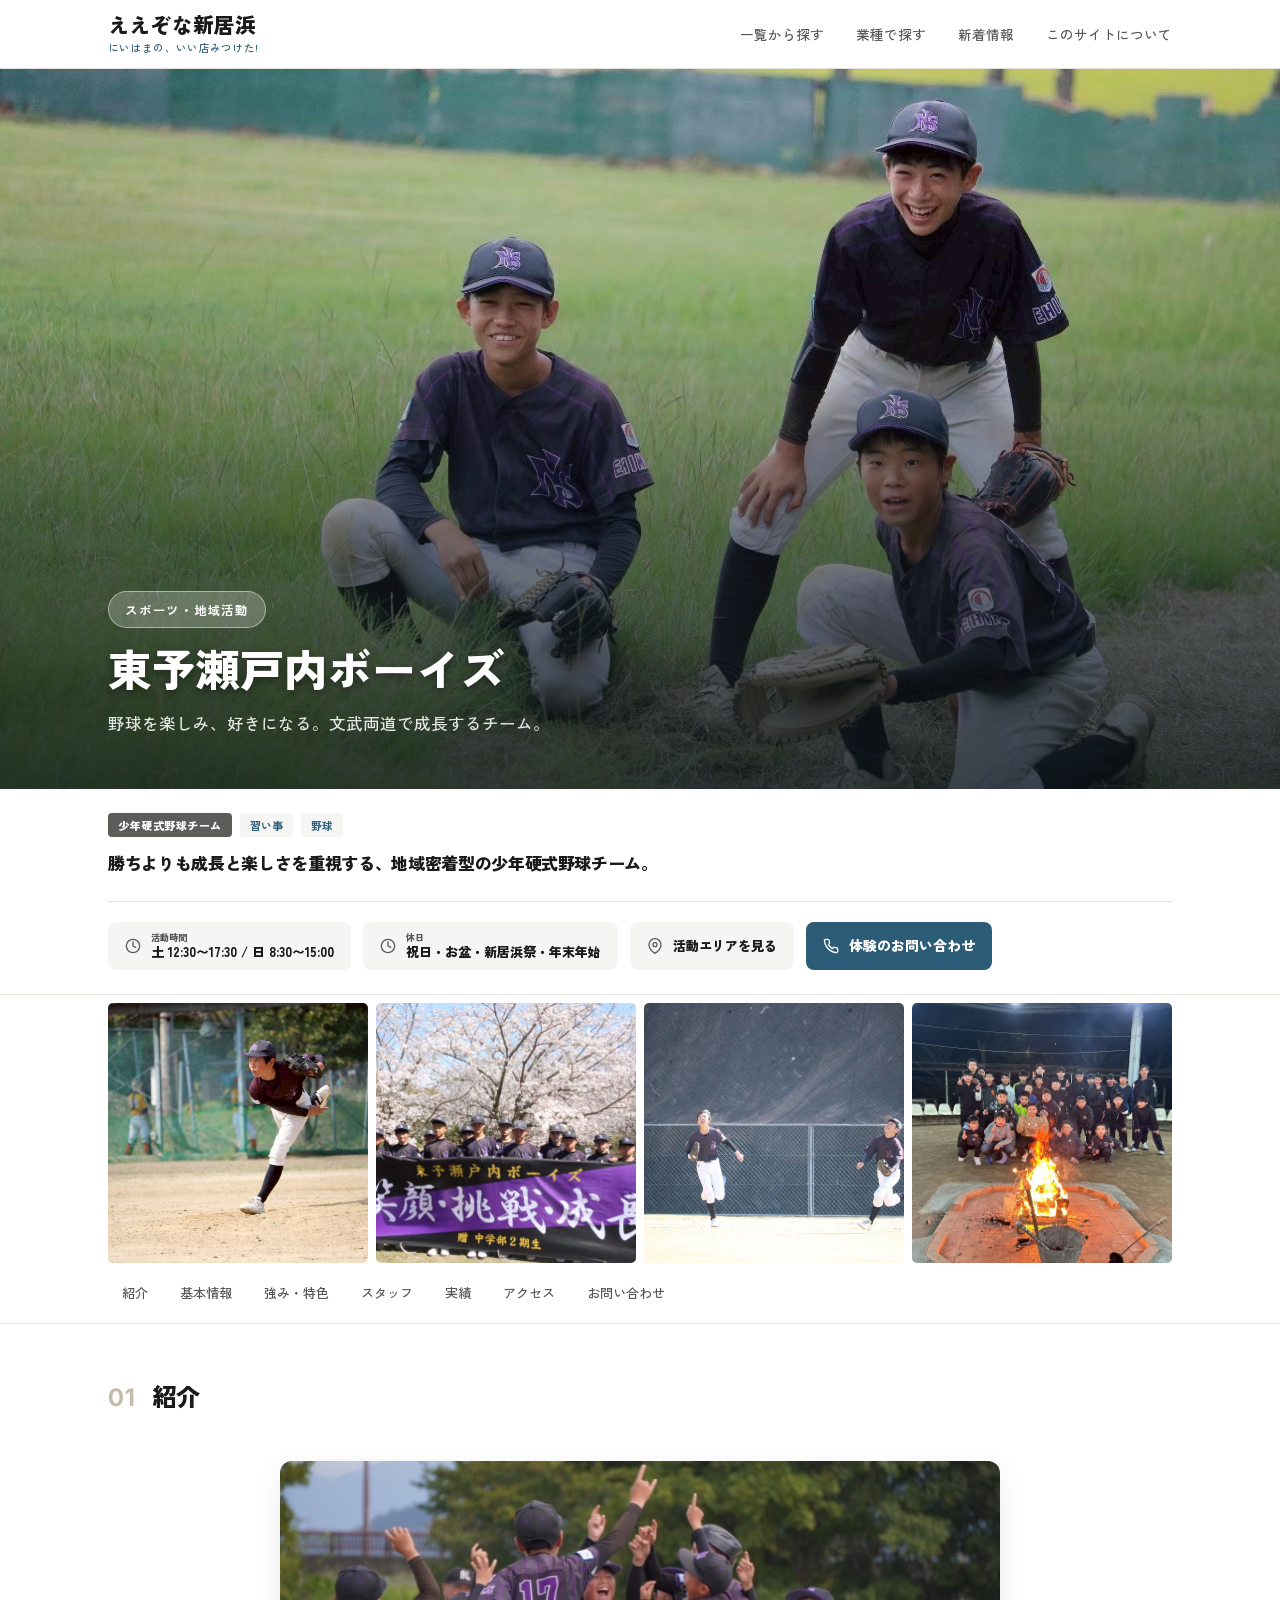
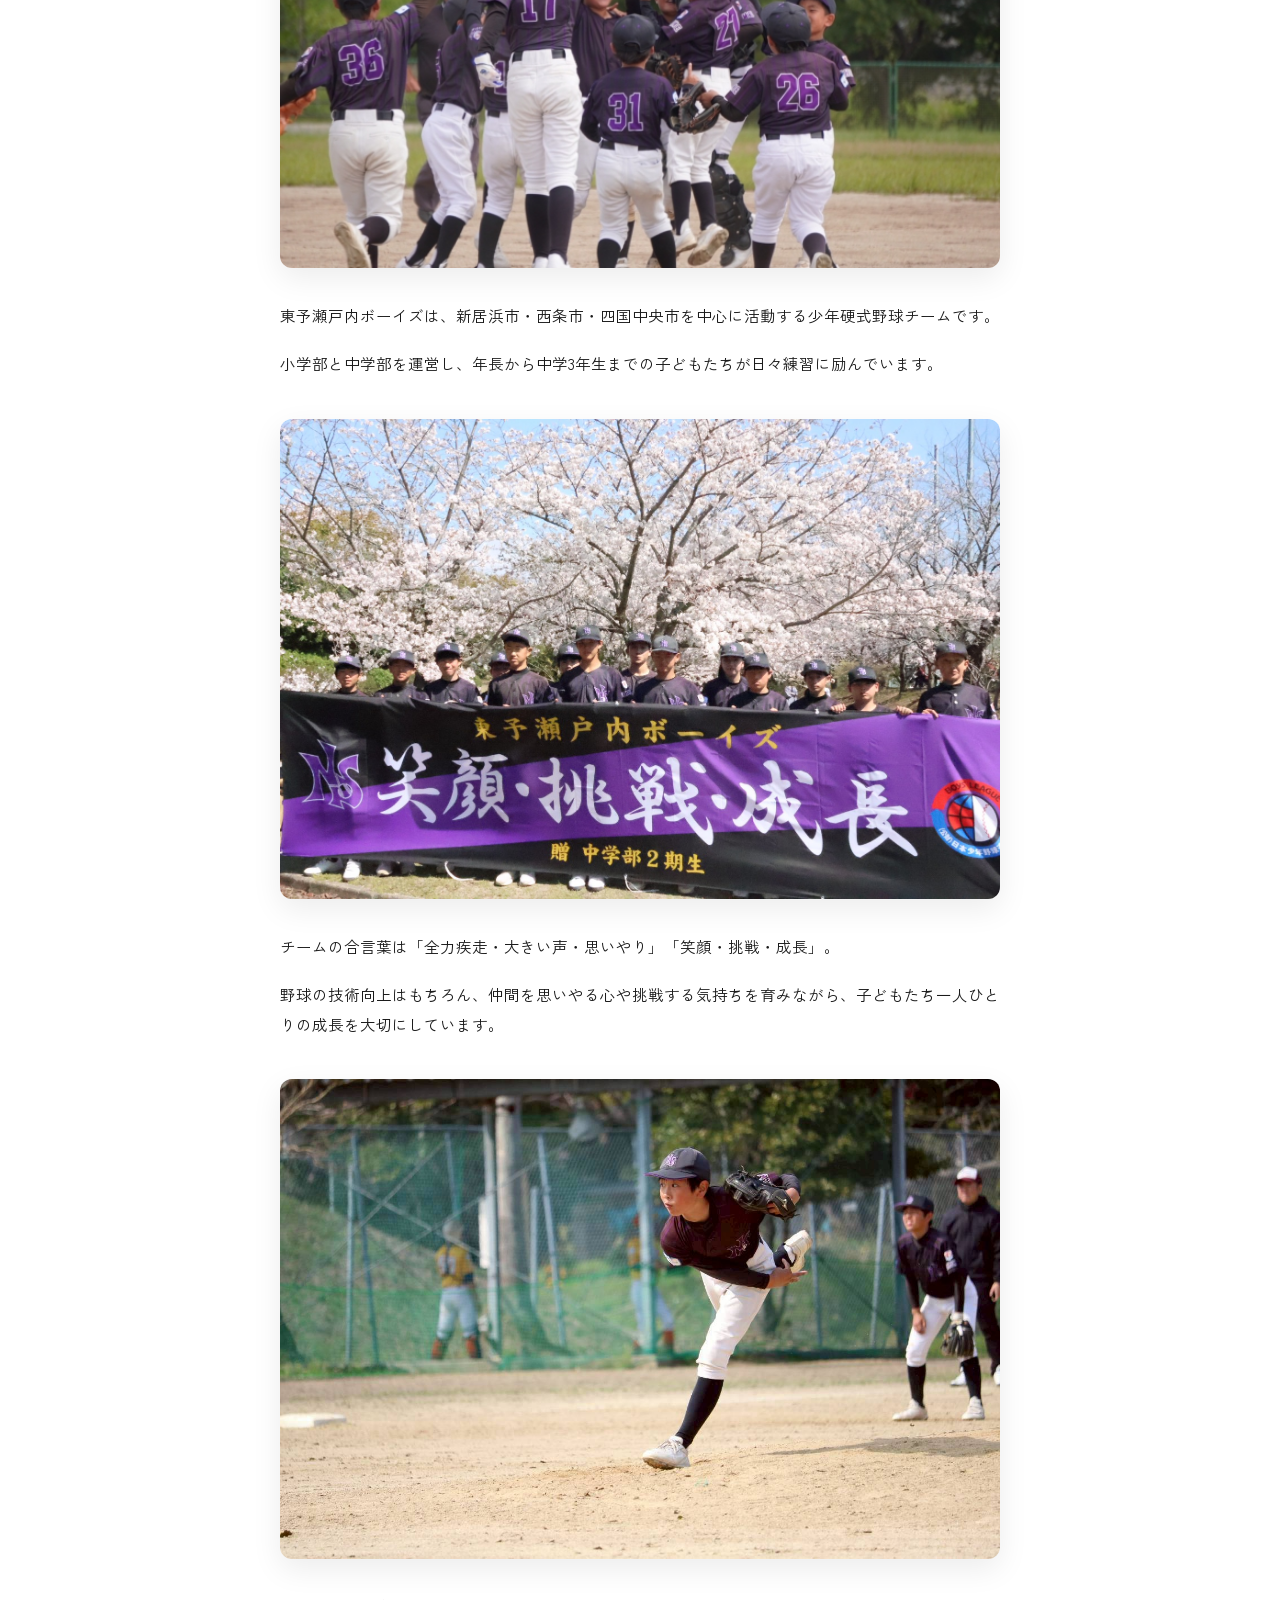
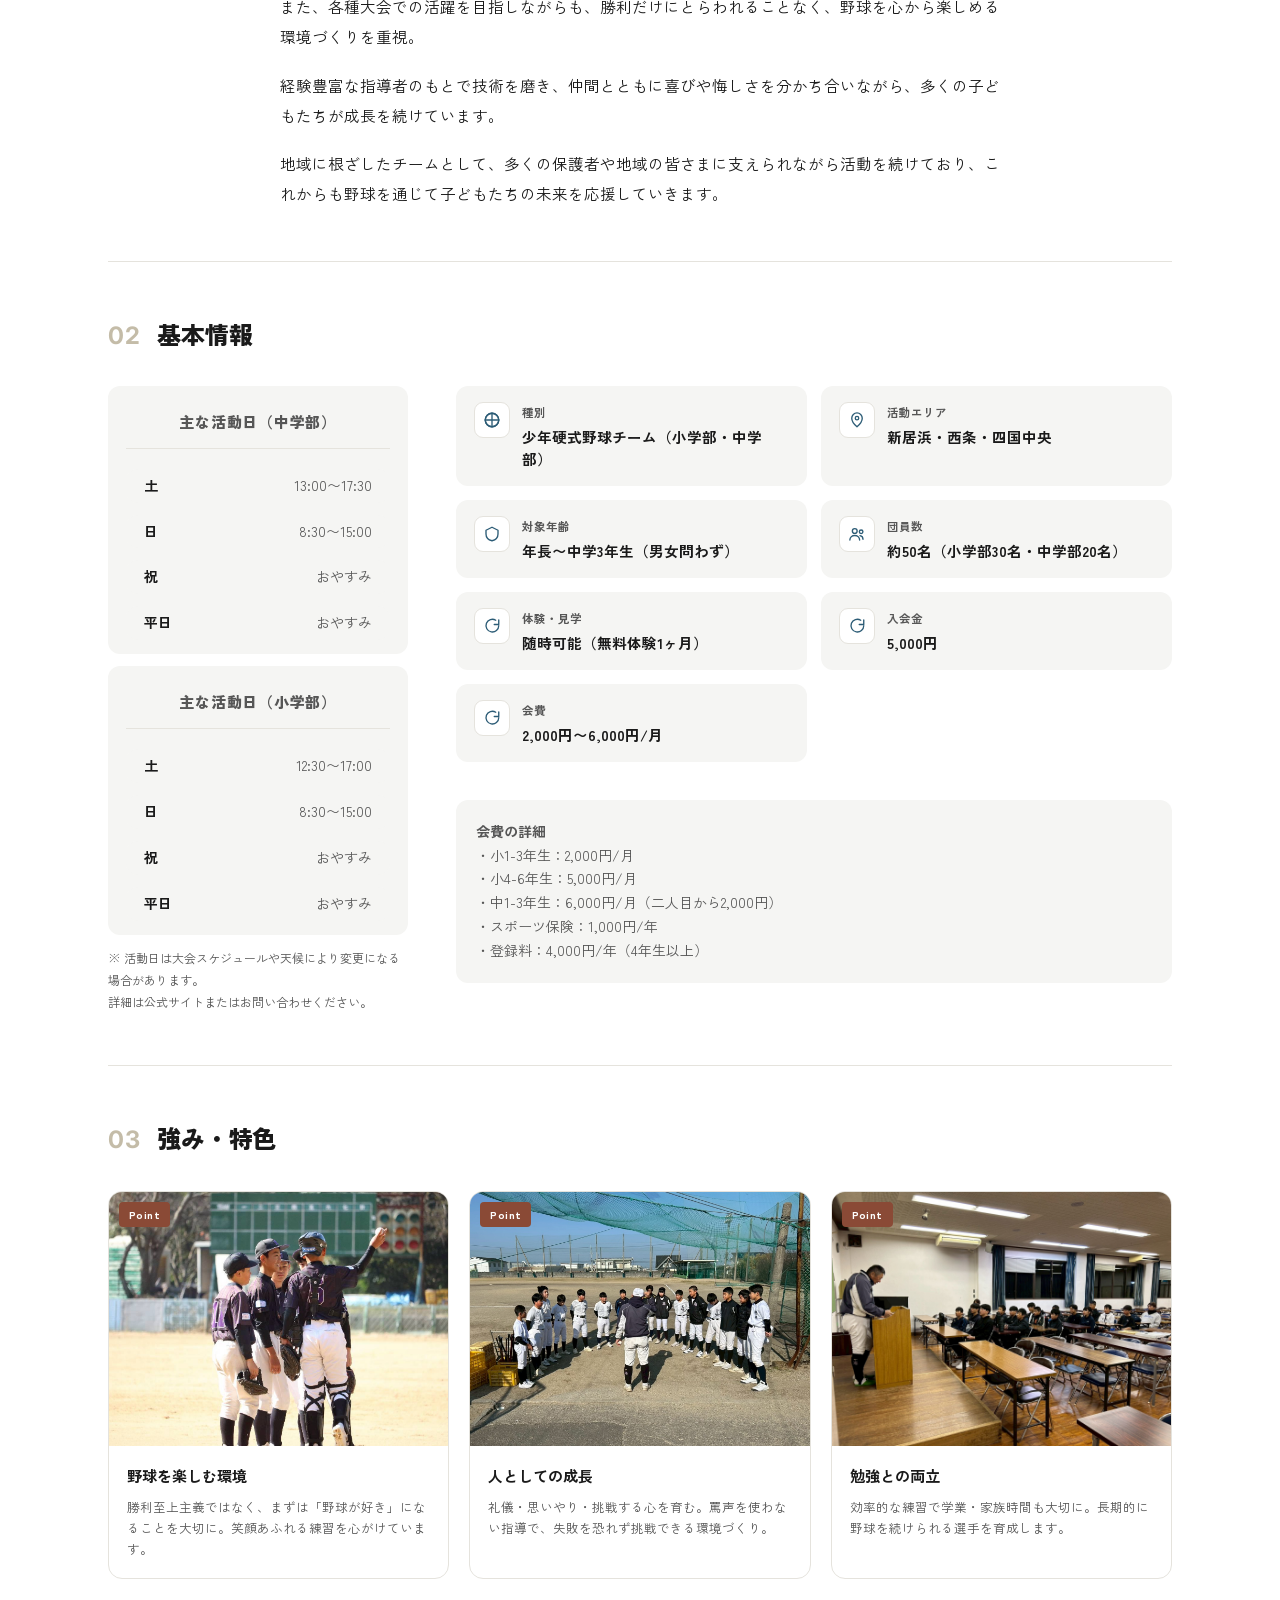
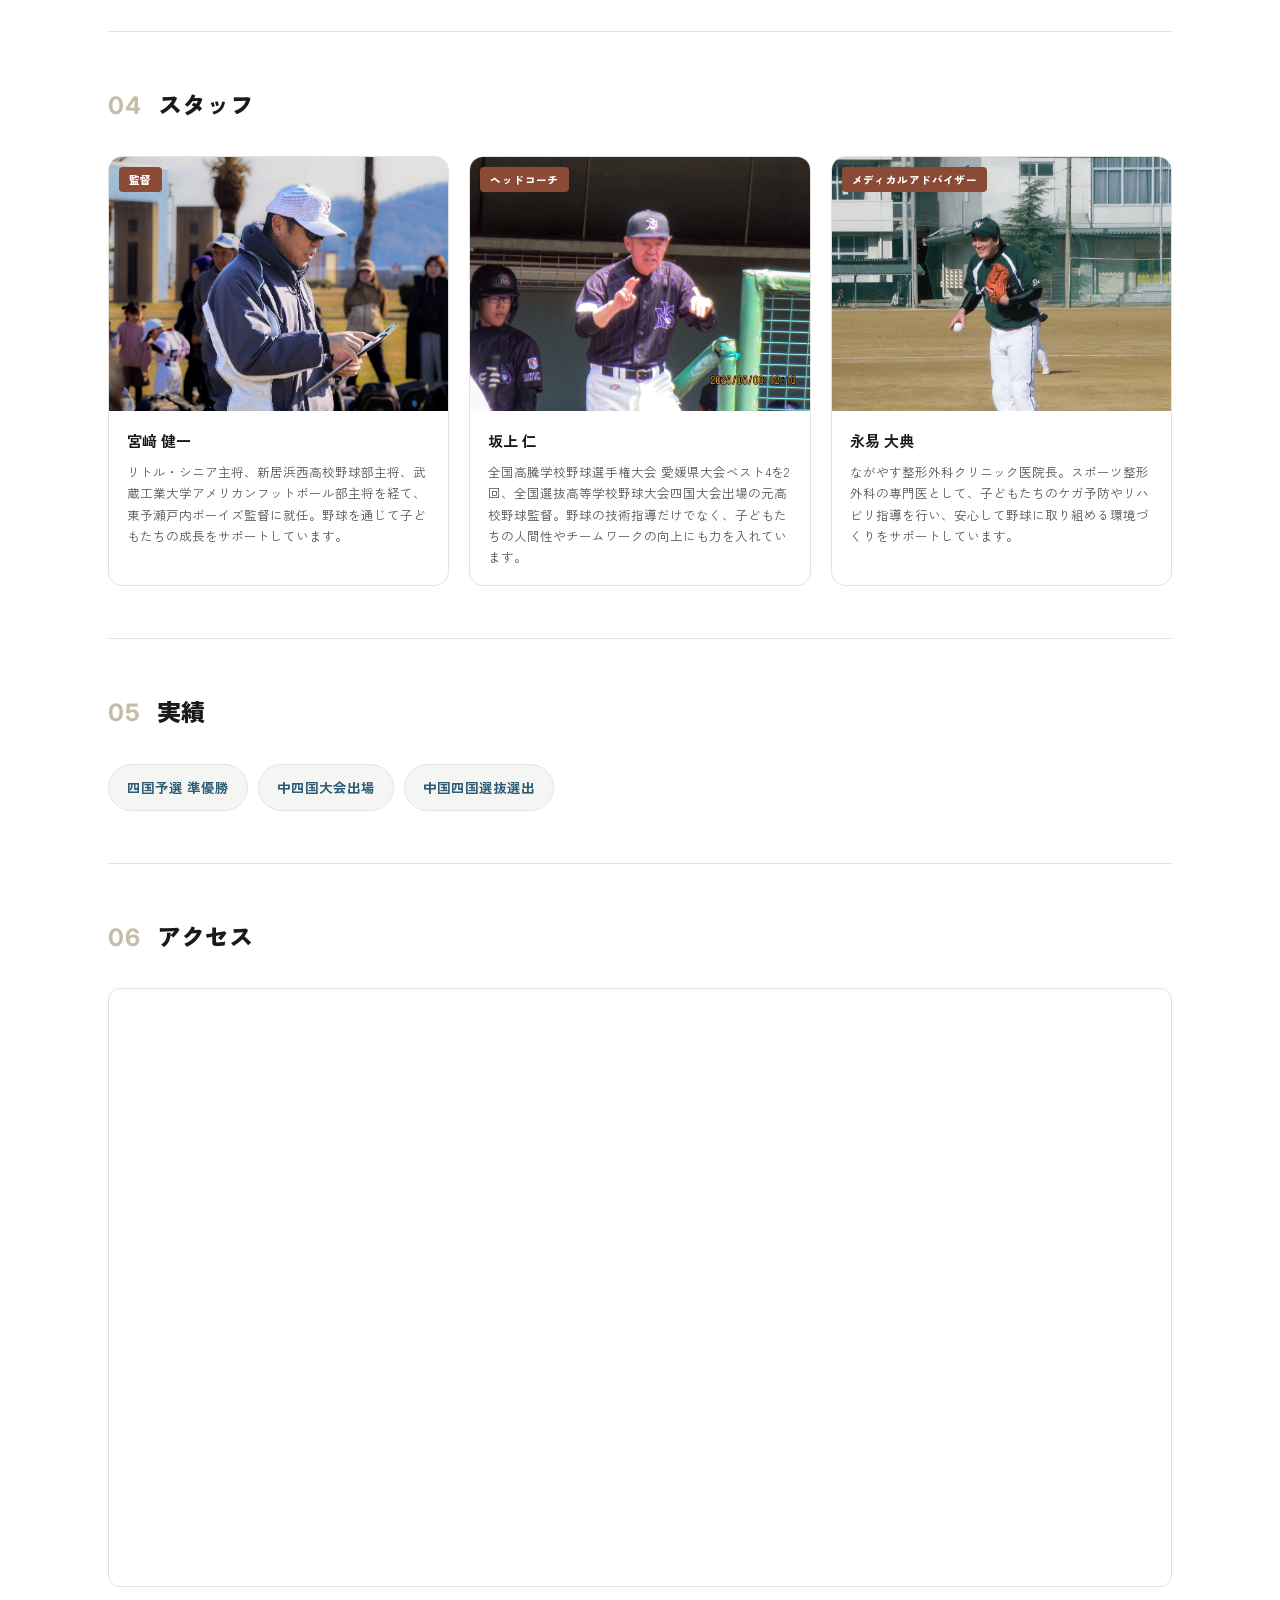
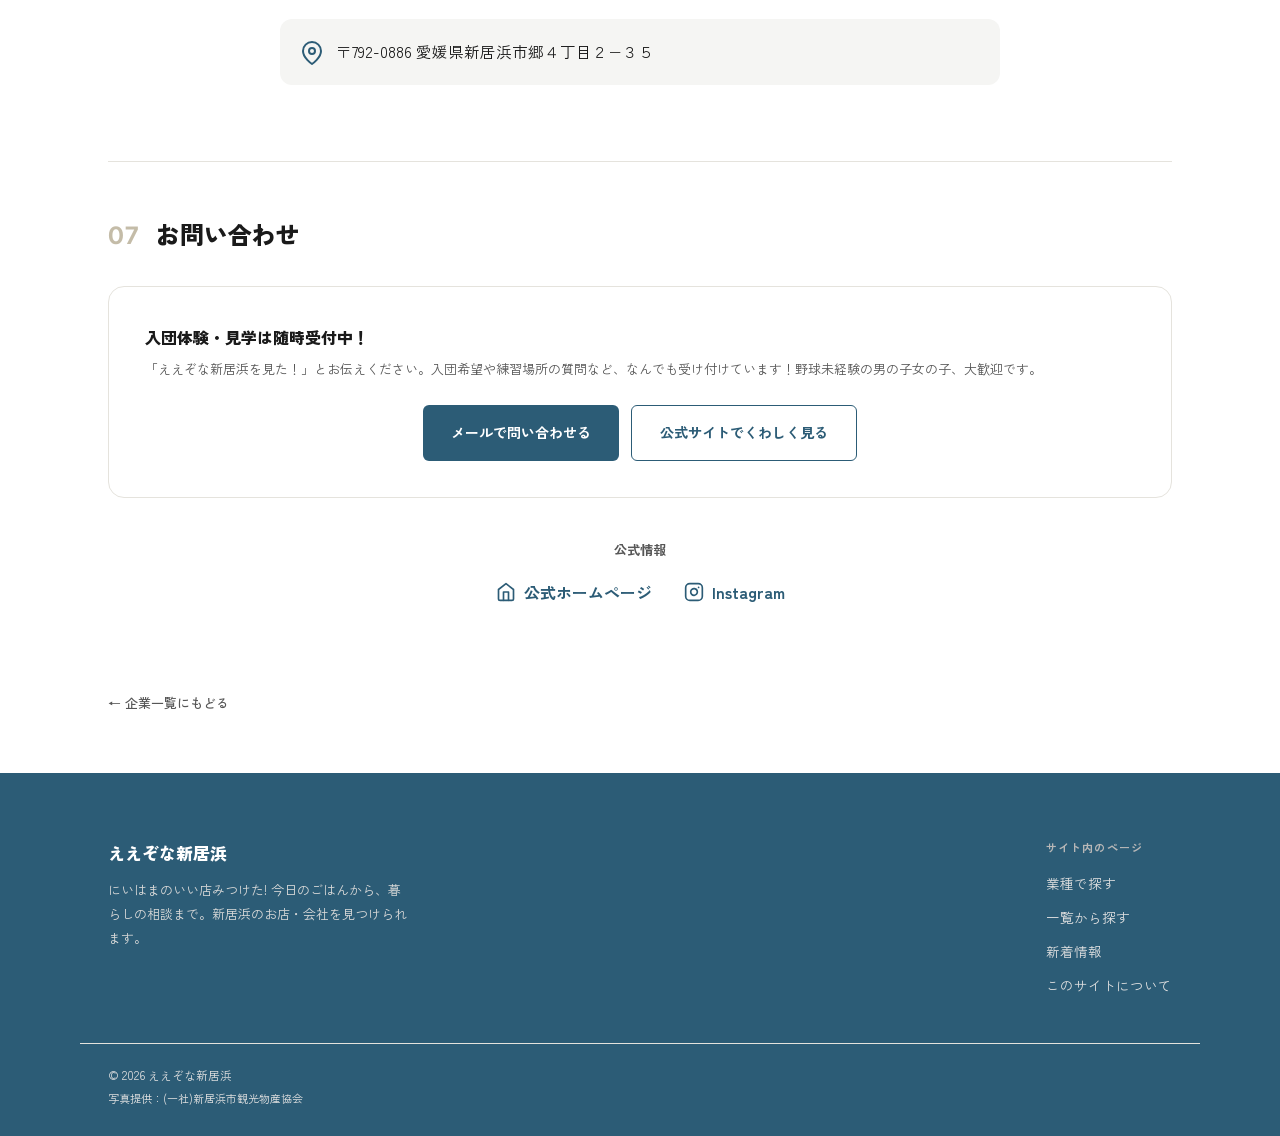
<file: companies/setouchi-boys/index.html>
<!doctype html>
<html lang="ja">
  <head>
    <meta charset="UTF-8" />
    <meta name="viewport" content="width=device-width, initial-scale=1.0" />
    <title>東予瀬戸内ボーイズ｜ええぞな新居浜</title>
    <meta
      name="description"
      content="新居浜・西条・四国中央を中心に活動する少年硬式野球チーム、東予瀬戸内ボーイズの紹介ページです。"
    />
    <link rel="stylesheet" href="../../assets/style.css" />
    <link rel="stylesheet" href="../../assets/company.css" />
  </head>
  <body>
    <header class="site-header" id="site-header"></header>
    <script>
      window.SITE_BASE = "../../";
    </script>
    <script src="../../assets/header.js"></script>

    <div class="company-eyecatch">
      <img
        src="../../images/companies/setouchi-boys/photo-1.jpg"
        alt="東予瀬戸内ボーイズ メインビジュアル"
        onerror="
          this.style.display = 'none';
          this.nextElementSibling.style.display = 'flex';
        "
      />
      <div class="placeholder" style="display: none">
        photo-1.jpg（アイキャッチ画像）未設置
      </div>
      <div class="company-eyecatch-overlay"></div>
      <div class="wrap company-eyecatch-text">
        <span class="company-tag">スポーツ・地域活動</span>
        <h1>東予瀬戸内ボーイズ</h1>
        <p class="catch">
          野球を楽しみ、好きになる。文武両道で成長するチーム。
        </p>
      </div>
    </div>

    <div class="company-intro-card">
      <div class="wrap">
        <div class="card-inner">
          <div class="card-meta">
            <span class="category-tag cat-general">少年硬式野球チーム</span>
            <span class="keyword-tag">習い事</span>
            <span class="keyword-tag">野球</span>
          </div>
          <p class="card-message">
            勝ちよりも成長と楽しさを重視する、地域密着型の少年硬式野球チーム。
          </p>

          <div class="card-action-bar">
            <div class="action-unit">
              <div class="action-icon">
                <svg
                  width="16"
                  height="16"
                  viewBox="0 0 24 24"
                  fill="none"
                  stroke="currentColor"
                  stroke-width="2"
                  stroke-linecap="round"
                  stroke-linejoin="round"
                >
                  <circle cx="12" cy="12" r="10" />
                  <polyline points="12 6 12 12 16 14" />
                </svg>
              </div>
              <div class="action-content">
                <span class="label">活動時間</span>
                <span class="value">土 12:30〜17:30 / 日 8:30〜15:00</span>
              </div>
            </div>
            <div class="action-unit">
              <div class="action-icon">
                <svg
                  width="16"
                  height="16"
                  viewBox="0 0 24 24"
                  fill="none"
                  stroke="currentColor"
                  stroke-width="2"
                  stroke-linecap="round"
                  stroke-linejoin="round"
                >
                  <circle cx="12" cy="12" r="10" />
                  <polyline points="12 6 12 12 16 14" />
                </svg>
              </div>
              <div class="action-content">
                <span class="label">休日</span>
                <span class="value">祝日・お盆・新居浜祭・年末年始</span>
              </div>
            </div>
            <a href="#info" class="action-unit link-style">
              <div class="action-icon">
                <svg
                  width="16"
                  height="16"
                  viewBox="0 0 24 24"
                  fill="none"
                  stroke="currentColor"
                  stroke-width="2"
                  stroke-linecap="round"
                  stroke-linejoin="round"
                >
                  <path d="M21 10c0 7-9 13-9 13s-9-6-9-13a9 9 0 0 1 18 0z" />
                  <circle cx="12" cy="10" r="3" />
                </svg>
              </div>
              <div class="action-content">
                <span class="value">活動エリアを見る</span>
              </div>
            </a>
            <a
              href="mailto:nsb@t-time.co.jp"
              class="action-unit link-style primary"
            >
              <div class="action-icon">
                <svg
                  width="16"
                  height="16"
                  viewBox="0 0 24 24"
                  fill="none"
                  stroke="currentColor"
                  stroke-width="2"
                  stroke-linecap="round"
                  stroke-linejoin="round"
                >
                  <path
                    d="M22 16.92v3a2 2 0 0 1-2.18 2 19.8 19.8 0 0 1-8.63-3.07 19.5 19.5 0 0 1-6-6 19.8 19.8 0 0 1-3.07-8.67A2 2 0 0 1 4.11 2h3a2 2 0 0 1 2 1.72c.12.9.33 1.79.63 2.65a2 2 0 0 1-.45 2.11L8.09 9.91a16 16 0 0 0 6 6l1.43-1.43a2 2 0 0 1 2.11-.45c.86.3 1.75.51 2.65.63A2 2 0 0 1 22 16.92z"
                  />
                </svg>
              </div>
              <div class="action-content">
                <span class="value">体験のお問い合わせ</span>
              </div>
            </a>
          </div>
        </div>
      </div>
    </div>

    <div class="wrap">
      <div class="company-subgallery">
        <div class="shot">
          <img
            src="../../images/companies/setouchi-boys/photo-2.jpg"
            alt="活動風景2"
            onerror="
              this.style.display = 'none';
              this.nextElementSibling.style.display = 'flex';
            "
          />
          <div class="placeholder" style="display: none">photo-2.jpg</div>
        </div>
        <div class="shot">
          <img
            src="../../images/companies/setouchi-boys/photo-3.jpg"
            alt="活動風景3"
            onerror="
              this.style.display = 'none';
              this.nextElementSibling.style.display = 'flex';
            "
          />
          <div class="placeholder" style="display: none">photo-3.jpg</div>
        </div>
        <div class="shot">
          <img
            src="../../images/companies/setouchi-boys/photo-4.jpg"
            alt="活動風景4"
            onerror="
              this.style.display = 'none';
              this.nextElementSibling.style.display = 'flex';
            "
          />
          <div class="placeholder" style="display: none">photo-4.jpg</div>
        </div>
        <div class="shot">
          <img
            src="../../images/companies/setouchi-boys/photo-5.jpg"
            alt="活動風景5"
            onerror="
              this.style.display = 'none';
              this.nextElementSibling.style.display = 'flex';
            "
          />
          <div class="placeholder" style="display: none">photo-5.jpg</div>
        </div>
      </div>
    </div>

    <nav class="company-anchor-nav">
      <div class="wrap">
        <a href="#about">紹介</a>
        <a href="#info">基本情報</a>
        <a href="#strength">強み・特色</a>
        <a href="#staff">スタッフ</a>
        <a href="#achievement">実績</a>
        <a href="#access">アクセス</a>
        <a href="#contact">お問い合わせ</a>
      </div>
    </nav>

    <main class="wrap">
      <!-- 01 紹介 -->
      <section class="company-section" id="about">
        <div class="section-heading">
          <span class="heading-num">01</span>
          <h2>紹介</h2>
        </div>

        <div class="company-body">
          <figure>
            <img
              src="../../images/companies/setouchi-boys/photo-6.jpg"
              alt="東予瀬戸内ボーイズの練習風景"
            />
          </figure>
          <p>
            東予瀬戸内ボーイズは、新居浜市・西条市・四国中央市を中心に活動する少年硬式野球チームです。
          </p>
          <p>
            小学部と中学部を運営し、年長から中学3年生までの子どもたちが日々練習に励んでいます。
          </p>
          <figure>
            <img
              src="../../images/companies/setouchi-boys/photo-3.jpg"
              alt="東予瀬戸内ボーイズの練習風景"
            />
          </figure>
          <p>
            チームの合言葉は「全力疾走・大きい声・思いやり」「笑顔・挑戦・成長」。
          </p>
          <p>
            野球の技術向上はもちろん、仲間を思いやる心や挑戦する気持ちを育みながら、子どもたち一人ひとりの成長を大切にしています。
          </p>
          <figure>
            <img
              src="../../images/companies/setouchi-boys/photo-2.jpg"
              alt="東予瀬戸内ボーイズの練習風景"
            />
          </figure>
          <p>
            また、各種大会での活躍を目指しながらも、勝利だけにとらわれることなく、野球を心から楽しめる環境づくりを重視。
          </p>
          <p>
            経験豊富な指導者のもとで技術を磨き、仲間とともに喜びや悔しさを分かち合いながら、多くの子どもたちが成長を続けています。
          </p>

          <p>
            地域に根ざしたチームとして、多くの保護者や地域の皆さまに支えられながら活動を続けており、これからも野球を通じて子どもたちの未来を応援していきます。
          </p>
        </div>
      </section>

      <!-- 02 基本情報 -->
      <section class="company-section" id="info">
        <div class="section-heading">
          <span class="heading-num">02</span>
          <h2>基本情報</h2>
        </div>

        <div class="visit-info">
          <div>
            <!-- 活動日程中学部 -->
            <div class="hours-list">
              <div class="hours-header">主な活動日（中学部）</div>

              <div class="hours-row">
                <div class="day">土</div>
                <div class="time">13:00〜17:30</div>
              </div>
              <div class="hours-row">
                <div class="day">日</div>
                <div class="time">8:30〜15:00</div>
              </div>
              <div class="hours-row">
                <div class="day">祝</div>
                <div class="time">おやすみ</div>
              </div>
              <div class="hours-row is-closed">
                <div class="day">平日</div>
                <div class="time">おやすみ</div>
              </div>
            </div>
            <p class="hours-disclaimer"></p>
            <!-- 活動日程小学部 -->
            <div class="hours-list">
              <div class="hours-header">主な活動日（小学部）</div>

              <div class="hours-row">
                <div class="day">土</div>
                <div class="time">12:30〜17:00</div>
              </div>
              <div class="hours-row">
                <div class="day">日</div>
                <div class="time">8:30〜15:00</div>
              </div>
              <div class="hours-row">
                <div class="day">祝</div>
                <div class="time">おやすみ</div>
              </div>
              <div class="hours-row is-closed">
                <div class="day">平日</div>
                <div class="time">おやすみ</div>
              </div>
            </div>

            <p class="hours-disclaimer">
              ※
              活動日は大会スケジュールや天候により変更になる場合があります。<br />
              詳細は公式サイトまたはお問い合わせください。
            </p>
          </div>

          <div class="info-chip-grid">
            <div class="info-chip">
              <div class="icon">
                <svg
                  width="18"
                  height="18"
                  viewBox="0 0 24 24"
                  fill="none"
                  stroke="currentColor"
                  stroke-width="1.8"
                  stroke-linecap="round"
                  stroke-linejoin="round"
                >
                  <circle cx="12" cy="12" r="9" />
                  <path d="M12 3a9 9 0 0 1 0 18 9 9 0 0 1 0-18" />
                  <path d="M12 3v18" />
                  <path d="M3 12h18" />
                </svg>
              </div>
              <div>
                <div class="label">種別</div>
                <div class="value">少年硬式野球チーム（小学部・中学部）</div>
              </div>
            </div>
            <div class="info-chip">
              <div class="icon">
                <svg
                  width="18"
                  height="18"
                  viewBox="0 0 24 24"
                  fill="none"
                  stroke="currentColor"
                  stroke-width="1.8"
                  stroke-linecap="round"
                  stroke-linejoin="round"
                >
                  <path
                    d="M12 21s7-6.1 7-11.5A7 7 0 0 0 5 9.5C5 14.9 12 21 12 21z"
                  />
                  <circle cx="12" cy="9.5" r="2.3" />
                </svg>
              </div>
              <div>
                <div class="label">活動エリア</div>
                <div class="value">新居浜・西条・四国中央</div>
              </div>
            </div>
            <div class="info-chip">
              <div class="icon">
                <svg
                  width="18"
                  height="18"
                  viewBox="0 0 24 24"
                  fill="none"
                  stroke="currentColor"
                  stroke-width="1.8"
                  stroke-linecap="round"
                  stroke-linejoin="round"
                >
                  <path d="M12 3 4 7v5c0 5 3.5 8 8 9 4.5-1 8-4 8-9V7l-8-4Z" />
                </svg>
              </div>
              <div>
                <div class="label">対象年齢</div>
                <div class="value">年長〜中学3年生（男女問わず）</div>
              </div>
            </div>
            <div class="info-chip">
              <div class="icon">
                <svg
                  width="18"
                  height="18"
                  viewBox="0 0 24 24"
                  fill="none"
                  stroke="currentColor"
                  stroke-width="1.8"
                  stroke-linecap="round"
                  stroke-linejoin="round"
                >
                  <circle cx="9" cy="8" r="3.2" />
                  <path d="M2.5 20c0-3.5 3-6 6.5-6s6.5 2.5 6.5 6" />
                  <circle cx="17.5" cy="9" r="2.4" />
                  <path d="M16 14.2c2.4.4 4 2.3 4 4.8" />
                </svg>
              </div>
              <div>
                <div class="label">団員数</div>
                <div class="value">約50名（小学部30名・中学部20名）</div>
              </div>
            </div>
            <div class="info-chip">
              <div class="icon">
                <svg
                  width="18"
                  height="18"
                  viewBox="0 0 24 24"
                  fill="none"
                  stroke="currentColor"
                  stroke-width="1.8"
                  stroke-linecap="round"
                  stroke-linejoin="round"
                >
                  <path d="M21 11.5a8.5 8.5 0 1 1-4-7.2" />
                  <path d="M21 4v6h-6" />
                </svg>
              </div>
              <div>
                <div class="label">体験・見学</div>
                <div class="value">随時可能（無料体験1ヶ月）</div>
              </div>
            </div>
            <div class="info-chip">
              <div class="icon">
                <svg
                  width="18"
                  height="18"
                  viewBox="0 0 24 24"
                  fill="none"
                  stroke="currentColor"
                  stroke-width="1.8"
                  stroke-linecap="round"
                  stroke-linejoin="round"
                >
                  <path d="M21 11.5a8.5 8.5 0 1 1-4-7.2" />
                  <path d="M21 4v6h-6" />
                </svg>
              </div>
              <div>
                <div class="label">入会金</div>
                <div class="value">5,000円</div>
              </div>
            </div>
            <div class="info-chip">
              <div class="icon">
                <svg
                  width="18"
                  height="18"
                  viewBox="0 0 24 24"
                  fill="none"
                  stroke="currentColor"
                  stroke-width="1.8"
                  stroke-linecap="round"
                  stroke-linejoin="round"
                >
                  <path d="M21 11.5a8.5 8.5 0 1 1-4-7.2" />
                  <path d="M21 4v6h-6" />
                </svg>
              </div>
              <div>
                <div class="label">会費</div>
                <div class="value">2,000円〜6,000円/月</div>
              </div>
            </div>
            <!-- ★ グリッド影響を受けない注釈エリア（フル幅） -->
            <!-- 会費注釈 -->
            <div class="info-note">
              <strong>会費の詳細</strong><br />
              ・小1-3年生：2,000円/月<br />
              ・小4-6年生：5,000円/月<br />
              ・中1-3年生：6,000円/月（二人目から2,000円）<br />
              ・スポーツ保険：1,000円/年<br />
              ・登録料：4,000円/年（4年生以上）
            </div>
          </div>
        </div>
      </section>

      <!-- 03 強み・特色 -->
      <section class="company-section" id="strength">
        <div class="section-heading">
          <span class="heading-num">03</span>
          <h2>強み・特色</h2>
        </div>
        <div class="menu-grid">
          <div class="menu-card">
            <div class="menu-photo">
              <span class="menu-badge">Point</span>
              <img
                src="../../images/companies/setouchi-boys/strength-1.jpg"
                alt="野球を楽しむ様子"
                onerror="
                  this.style.display = 'none';
                  this.nextElementSibling.style.display = 'flex';
                "
              />
              <div class="placeholder" style="display: none">
                strength-1.jpg
              </div>
            </div>
            <div class="menu-body">
              <h4>野球を楽しむ環境</h4>
              <p>
                勝利至上主義ではなく、まずは「野球が好き」になることを大切に。笑顔あふれる練習を心がけています。
              </p>
            </div>
          </div>

          <div class="menu-card">
            <div class="menu-photo">
              <span class="menu-badge">Point</span>
              <img
                src="../../images/companies/setouchi-boys/strength-2.jpg"
                alt="人としての成長"
                onerror="
                  this.style.display = 'none';
                  this.nextElementSibling.style.display = 'flex';
                "
              />
              <div class="placeholder" style="display: none">
                strength-2.jpg
              </div>
            </div>
            <div class="menu-body">
              <h4>人としての成長</h4>
              <p>
                礼儀・思いやり・挑戦する心を育む。罵声を使わない指導で、失敗を恐れず挑戦できる環境づくり。
              </p>
            </div>
          </div>

          <div class="menu-card">
            <div class="menu-photo">
              <span class="menu-badge">Point</span>
              <img
                src="../../images/companies/setouchi-boys/strength-3.jpg"
                alt="勉強との両立"
                onerror="
                  this.style.display = 'none';
                  this.nextElementSibling.style.display = 'flex';
                "
              />
              <div class="placeholder" style="display: none">
                strength-3.jpg
              </div>
            </div>
            <div class="menu-body">
              <h4>勉強との両立</h4>
              <p>
                効率的な練習で学業・家族時間も大切に。長期的に野球を続けられる選手を育成します。
              </p>
            </div>
          </div>
        </div>
      </section>

      <!-- 04 スタッフ -->
      <section class="company-section" id="staff">
        <div class="section-heading">
          <span class="heading-num">04</span>
          <h2>スタッフ</h2>
        </div>
        <div class="menu-grid">
          <div class="menu-card">
            <div class="menu-photo">
              <span class="menu-badge">監督</span>
              <img
                src="../../images/companies/setouchi-boys/staff-1.jpg"
                alt="野球を楽しむ様子"
                onerror="
                  this.style.display = 'none';
                  this.nextElementSibling.style.display = 'flex';
                "
              />
              <div class="placeholder" style="display: none">staff-1.jpg</div>
            </div>
            <div class="menu-body">
              <h4>宮﨑 健一</h4>
              <p>
                リトル・シニア主将、新居浜西高校野球部主将、武蔵工業大学アメリカンフットボール部主将を経て、東予瀬戸内ボーイズ監督に就任。野球を通じて子どもたちの成長をサポートしています。
              </p>
            </div>
          </div>

          <div class="menu-card">
            <div class="menu-photo">
              <span class="menu-badge">ヘッドコーチ</span>
              <img
                src="../../images/companies/setouchi-boys/staff-2.jpg"
                alt="人としての成長"
                onerror="
                  this.style.display = 'none';
                  this.nextElementSibling.style.display = 'flex';
                "
              />
              <div class="placeholder" style="display: none">staff-2.jpg</div>
            </div>
            <div class="menu-body">
              <h4>坂上 仁</h4>
              <p>
                全国高騰学校野球選手権大会
                愛媛県大会ベスト4を2回、全国選抜高等学校野球大会四国大会出場の元高校野球監督。野球の技術指導だけでなく、子どもたちの人間性やチームワークの向上にも力を入れています。
              </p>
            </div>
          </div>

          <div class="menu-card">
            <div class="menu-photo">
              <span class="menu-badge">メディカルアドバイザー</span>
              <img
                src="../../images/companies/setouchi-boys/staff-3.png"
                alt="勉強との両立"
                onerror="
                  this.style.display = 'none';
                  this.nextElementSibling.style.display = 'flex';
                "
              />
              <div class="placeholder" style="display: none">staff-3.jpg</div>
            </div>
            <div class="menu-body">
              <h4>永易 大典</h4>
              <p>
                ながやす整形外科クリニック医院長。スポーツ整形外科の専門医として、子どもたちのケガ予防やリハビリ指導を行い、安心して野球に取り組める環境づくりをサポートしています。
              </p>
            </div>
          </div>
        </div>
      </section>

      <!-- 05 実績 -->
      <section class="company-section" id="achievement">
        <div class="section-heading">
          <span class="heading-num">05</span>
          <h2>実績</h2>
        </div>
        <div class="achievement-list">
          <span class="achievement-badge">四国予選 準優勝</span>
          <span class="achievement-badge">中四国大会出場</span>
          <span class="achievement-badge">中国四国選抜選出</span>
        </div>
      </section>

      <!-- 06 アクセス -->
      <section class="company-section" id="access">
        <div class="section-heading">
          <span class="heading-num">06</span>
          <h2>アクセス</h2>
        </div>

        <div class="map-embed">
          <iframe
            src="https://www.google.com/maps/embed?pb=!1m18!1m12!1m3!1d3309.3766621456175!2d133.303482!3d33.957156999999995!2m3!1f0!2f0!3f0!3m2!1i1024!2i768!4f13.1!3m3!1m2!1s0x3551cf317aacb6b5%3A0x8f887a8bb1f239cd!2z5qCq5byP5Lya56S-IOOBm-OBqOOBhuOBoQ!5e0!3m2!1sja!2sjp!4v1782712149192!5m2!1sja!2sjp"
            width="600"
            height="450"
            style="border: 0"
            allowfullscreen=""
            loading="lazy"
            referrerpolicy="strict-origin-when-cross-origin"
          ></iframe>
        </div>
        <div class="company-body">
          <div class="access-address">
            <svg
              class="pin-icon"
              viewBox="0 0 24 24"
              fill="none"
              stroke="currentColor"
              stroke-width="2"
              stroke-linecap="round"
              stroke-linejoin="round"
            >
              <path d="M21 10c0 7-9 13-9 13s-9-6-9-13a9 9 0 0 1 18 0z" />
              <circle cx="12" cy="10" r="3" />
            </svg>
            <div>
              <p>〒792-0886 愛媛県新居浜市郷４丁目２−３５</p>
            </div>
          </div>
        </div>
      </section>

      <!-- 07 お問い合わせ -->
      <section class="company-section" id="contact">
        <div class="section-heading">
          <span class="heading-num">07</span>
          <h2>お問い合わせ</h2>
        </div>
        <div class="company-contact company-contact-light">
          <div>
            <div class="lead">入団体験・見学は随時受付中！</div>
            <div class="sub">
              「ええぞな新居浜を見た！」とお伝えください。入団希望や練習場所の質問など、なんでも受け付けています！野球未経験の男の子女の子、大歓迎です。
            </div>
          </div>
          <div class="actions">
            <a href="mailto:nsb@t-time.co.jp" class="btn btn-primary"
              >メールで問い合わせる</a
            >
            <a
              href="https://www.netto.jp/nsb/"
              class="btn btn-outline"
              target="_blank"
              rel="noopener"
              >公式サイトでくわしく見る</a
            >
          </div>
        </div>

        <!-- 公式リンク（お問い合わせの下） -->
        <div class="official-links">
          <p class="official-title">公式情報</p>
          <div class="links">
            <a href="https://www.netto.jp/nsb/" target="_blank" rel="noopener">
              <svg
                width="20"
                height="20"
                viewBox="0 0 24 24"
                fill="none"
                stroke="currentColor"
                stroke-width="2"
                stroke-linecap="round"
                stroke-linejoin="round"
              >
                <path d="M3 9l9-7 9 7v11a2 2 0 0 1-2 2H5a2 2 0 0 1-2-2z" />
                <polyline points="9 22 9 12 15 12 15 22" />
              </svg>
              公式ホームページ
            </a>
            <a
              href="https://www.instagram.com/niihama_setouchi_boys/"
              target="_blank"
              rel="noopener"
            >
              <svg
                width="20"
                height="20"
                viewBox="0 0 24 24"
                fill="none"
                stroke="currentColor"
                stroke-width="2"
                stroke-linecap="round"
                stroke-linejoin="round"
              >
                <rect x="2" y="2" width="20" height="20" rx="5" ry="5" />
                <path d="M16 11.37A4 4 0 1 1 12.63 8 4 4 0 0 1 16 11.37z" />
                <line x1="17.5" y1="6.5" x2="17.51" y2="6.5" />
              </svg>
              Instagram
            </a>
          </div>
        </div>
      </section>

      <a href="../index.html" class="back-link">← 企業一覧にもどる</a>
    </main>

    <footer
      class="site-footer"
      id="site-footer"
      style="margin-top: 56px"
    ></footer>
    <script>
      window.SITE_BASE = "../../";
    </script>
    <script src="../../assets/footer.js"></script>
  </body>
</html>
</file>
<file: assets/style.css>
@import url("https://fonts.googleapis.com/css2?family=Zen+Kaku+Gothic+New:wght@400;500;700;900&family=Inter:wght@600;700&display=swap");

:root {
  --ink: #1a1a1a;
  --ink-soft: #565656;
  --paper: #ffffff;
  --mist: #f5f5f3;
  --line: #e5e3dd;
  --sea: #3e7e9e;
  --sea-deep: #2c5c76;
  --green: #4f7a4a;
  --green-deep: #3a5c38;
  --sand: #c9a86b;
  --akagane: #461302;
}

* {
  box-sizing: border-box;
  margin: 0;
  padding: 0;
}

body {
  font-family: "Zen Kaku Gothic New", sans-serif;
  background: var(--paper);
  color: var(--ink);
  line-height: 1.85;
  -webkit-font-smoothing: antialiased;
}

img {
  max-width: 100%;
  display: block;
}
a {
  color: inherit;
  text-decoration: none;
}

.wrap {
  max-width: 1120px;
  margin: 0 auto;
  padding: 0 28px;
}

/* ===== ヘッダー ===== */
.site-header {
  position: sticky;
  top: 0;
  z-index: 100;
  background: rgba(255, 255, 255, 0.92);
  backdrop-filter: blur(8px);
  border-bottom: 1px solid var(--line);
}

.header-inner {
  display: flex;
  align-items: center;
  justify-content: space-between;
  height: 68px;
}

.brand {
  display: flex;
  flex-direction: column;
  justify-content: center;
}

.brand-text {
  display: block;
  font-weight: 900;
  font-size: 21px;
  line-height: 1.3;
  letter-spacing: 0.01em;
}

.brand-text small {
  display: block;
  font-size: 10.5px;
  font-weight: 500;
  line-height: 1.6;
  color: var(--sea-deep);
  letter-spacing: 0.03em;
  margin-top: 1px;
}

.nav-links {
  display: flex;
  align-items: center;
  gap: 32px;
}

.nav-links a {
  font-size: 13.5px;
  font-weight: 500;
  color: var(--ink-soft);
  position: relative;
  padding: 4px 0;
  transition: color 0.2s ease;
}

.nav-links a:hover {
  color: var(--ink);
}

/* ===== フッター ===== */
.site-footer {
  background: var(--sea-deep);
  color: #c9c9c5;
  padding: 64px 0 28px;
}

.footer-top {
  display: flex;
  justify-content: space-between;
  flex-wrap: wrap;
  gap: 32px;
  padding-bottom: 36px;
  border-bottom: 1px solid var(--line);
}

.footer-brand {
  font-weight: 900;
  font-size: 17px;
  color: var(--paper);
}
.footer-tag {
  font-size: 13px;
  color: #dadad9;
  margin-top: 10px;
  max-width: 300px;
}
.footer-cols {
  display: flex;
  gap: 56px;
}
.footer-col h4 {
  font-size: 11px;
  letter-spacing: 0.1em;
  color: #b7b7b7;
  margin-bottom: 14px;
  font-weight: 700;
  text-transform: uppercase;
}
.footer-col a,
.footer-col span {
  display: block;
  font-size: 13.5px;
  margin-bottom: 9px;
  color: #e1e1e1;
}
.footer-bottom {
  padding-top: 22px;
  font-size: 11.5px;
  color: #e0e0e0;
}
.footer-bottom p {
  margin: 0;
  line-height: 1.7;
}
.footer-bottom .footer-credit {
  font-size: 11px;
  color: #e0e0e0;
  margin-top: 4px;
}

/* ===== ボタン ===== */
.btn {
  display: inline-flex;
  align-items: center;
  gap: 8px;
  padding: 14px 28px;
  font-size: 14px;
  font-weight: 700;
  border-radius: 6px;
  transition:
    transform 0.25s cubic-bezier(0.22, 1, 0.36, 1),
    box-shadow 0.25s cubic-bezier(0.22, 1, 0.36, 1),
    background-color 0.2s ease,
    color 0.2s ease,
    border-color 0.2s ease;
}

.btn-primary {
  background: var(--ink);
  color: var(--paper);
  box-shadow: 0 0 0 rgba(26, 26, 26, 0);
}
.btn-primary:hover {
  transform: translateY(-2px);
  box-shadow: 0 8px 16px rgba(26, 26, 26, 0.22);
}
.btn-primary:active {
  transform: translateY(0);
  box-shadow: 0 2px 6px rgba(26, 26, 26, 0.18);
}

.btn-outline {
  border: 1.5px solid var(--ink);
  color: var(--ink);
  background: transparent;
}
.btn-outline:hover {
  background: var(--ink);
  color: var(--paper);
  transform: translateY(-2px);
  box-shadow: 0 8px 16px rgba(26, 26, 26, 0.16);
}
.btn-outline:active {
  transform: translateY(0);
  box-shadow: 0 2px 6px rgba(26, 26, 26, 0.12);
}

/* ===== セクション共通 ===== */
.section {
  padding: 88px 0;
}
.section-head {
  margin-bottom: 44px;
}
.eyebrow {
  display: inline-flex;
  align-items: center;
  gap: 8px;
  font-size: 12px;
  font-weight: 700;
  color: var(--sea-deep);
  letter-spacing: 0.1em;
  margin-bottom: 14px;
  text-transform: uppercase;
}
.section-title {
  font-size: 28px;
  font-weight: 900;
  letter-spacing: -0.01em;
  line-height: 1.5;
}
.section-desc {
  font-size: 14.5px;
  color: var(--ink-soft);
  margin-top: 12px;
  max-width: 520px;
}

@media (max-width: 760px) {
  .nav-links a {
    display: none;
  }
  .section {
    padding: 56px 0;
  }
  .section-title {
    font-size: 22px;
  }
  .footer-top {
    flex-direction: column;
  }
  .footer-cols {
    gap: 32px;
    flex-wrap: wrap;
  }
}
/* company-contact 内のボタン調整 */
.company-contact .btn-primary {
  background: var(--sea-deep);
  color: #ffffff;
}

.company-contact .btn-primary:hover {
  background: #1e4a5f;
}

/* 基本情報注釈ボックス */
.info-note {
  grid-column: 1 / -1;
  margin-top: 24px;
  padding: 20px;
  background: var(--mist);
  border-radius: 12px;
  font-size: 14px;
  line-height: 1.7;
  color: var(--ink-soft);
}

/* ===== セクション：テキスト＋挿絵の2カラム ===== */
.section-split {
  display: grid;
  grid-template-columns: minmax(0, 1fr) 380px;
  gap: 48px;
  align-items: center;
}

.section-split .section-illust {
  aspect-ratio: 4 / 3;
  border-radius: 16px;
  background: var(--paper);
  border: 1px solid var(--line);
  overflow: hidden;
  position: relative;
}

.section-split .section-illust img {
  width: 100%;
  object-fit: cover;
}

.section-split .section-illust .placeholder {
  position: absolute;
  inset: 0;
  display: flex;
  align-items: center;
  justify-content: center;
  text-align: center;
  padding: 16px;
  font-size: 12px;
  color: var(--ink-soft);
  background: var(--mist);
}

@media (max-width: 880px) {
  .section-split {
    grid-template-columns: 1fr;
    gap: 24px;
  }
  .section-split .section-illust {
    order: -1;
    aspect-ratio: 16 / 9;
  }
}

/* ===== 運営会社概要（会社概要テーブル） ===== */
.profile-table {
  display: grid;
  grid-template-columns: 160px 1fr;
  max-width: 640px;
  border-top: 1px solid var(--line);
}

.profile-table dt,
.profile-table dd {
  padding: 18px 24px;
  border-bottom: 1px solid var(--line);
}

.profile-table dt {
  background: var(--mist);
  font-size: 13px;
  font-weight: 700;
  color: var(--ink-soft);
  display: flex;
  align-items: center;
}

.profile-table dd {
  background: var(--paper);
  font-size: 15px;
  color: var(--ink);
  line-height: 1.7;
  display: flex;
  align-items: center;
}

@media (max-width: 760px) {
  .profile-table {
    grid-template-columns: 108px 1fr;
  }
  .profile-table dt,
  .profile-table dd {
    padding: 14px 14px;
    font-size: 13px;
  }
}

/* 運営会社セクション：右側の余白に透過PNGの挿絵を背景として配置 */
.profile-section-wrap {
  background-image: url("../images/about-company-illust.png");
  background-repeat: no-repeat;
  background-position: right 0 top 20px;
  background-size: 340px auto;
}

@media (max-width: 880px) {
  .profile-section-wrap {
    background-image: none;
  }
}
</file>
<file: assets/company.css>
/* ===== 基本変数・共通 ===== */
:root {
  --ink: #1a1a1a;
  --ink-soft: #565656;
  --paper: #ffffff;
  --mist: #f5f5f3;
  --line: #e5e3dd;
  --sea: #3e7e9e;
  --sea-deep: #2c5c76;
  --green: #4f7a4a;
  --green-deep: #3a5c38;
  --sand: #c9a86b;
}
/* ===== アイキャッチ（メインビジュアル） ===== */
.company-eyecatch {
  width: 100%;
  aspect-ratio: 16 / 9;
  background: var(--mist);
  position: relative;
  overflow: hidden;
}

.company-eyecatch img {
  width: 100%;
  height: 100%;
  object-fit: cover;
}

.company-eyecatch .placeholder {
  position: absolute;
  inset: 0;
  display: flex;
  align-items: center;
  justify-content: center;
  font-size: 13px;
  color: var(--ink-soft);
  background: var(--mist);
}

.company-eyecatch-overlay {
  position: absolute;
  inset: 0;
  background: linear-gradient(
    to top,
    rgba(10, 20, 25, 0.7) 0%,
    rgba(10, 20, 25, 0.15) 45%,
    rgba(10, 20, 25, 0) 70%
  );
}

.company-eyecatch-text {
  position: absolute;
  left: 0;
  right: 0;
  bottom: 0;
  padding: 32px 28px;
  color: #ffffff;
}

.company-eyecatch-text .company-tag {
  background: rgba(255, 255, 255, 0.18);
  border: 1px solid rgba(255, 255, 255, 0.3);
  color: #ffffff;
}

.company-eyecatch-text h1 {
  font-size: clamp(24px, 4vw, 36px);
  font-weight: 900;
  line-height: 1.4;
  margin-top: 12px;
}

.company-eyecatch-text .catch {
  font-size: 15px;
  color: rgba(255, 255, 255, 0.88);
  margin-top: 8px;
  max-width: 560px;
}

/* ===== イントロダクションカード ===== */
.company-intro-card {
  background: var(--paper);
  padding: 24px 0;
  border-bottom: 1px solid var(--line);
}

.company-intro-card .card-inner {
  padding: 0;
}

.company-intro-card .card-meta {
  display: flex;
  gap: 8px;
  margin-bottom: 12px;
  flex-wrap: wrap;
}

.company-intro-card .category-tag {
  font-size: 11px;
  font-weight: 800;
  color: #ffffff;
  background: var(--sea-deep);
  padding: 2px 10px;
  border-radius: 4px;
  letter-spacing: 0.05em;
}

.company-intro-card .keyword-tag {
  font-size: 11px;
  font-weight: 700;
  color: var(--sea-deep);
  background: var(--mist);
  padding: 2px 10px;
  border-radius: 4px;
}

.company-intro-card .card-message {
  font-size: 17px;
  font-weight: 900;
  line-height: 1.6;
  color: var(--ink);
  letter-spacing: -0.02em;
  max-width: 720px;
}
.company-intro-card .category-tag.cat-retail {
  background: #6b4a63;
}

/* ===== アクションバー（スペック一覧） ===== */
.card-action-bar {
  display: flex;
  flex-wrap: wrap;
  gap: 12px;
  margin-top: 24px;
  padding-top: 20px;
  border-top: 1px solid var(--line);
  justify-content: flex-start;
}

.action-unit {
  display: flex;
  align-items: center;
  gap: 10px;
  padding: 10px 16px;
  background: var(--mist);
  border-radius: 8px;
  text-decoration: none;
  color: var(--ink);
  transition: all 0.2s ease;
  border: 1px solid transparent;
}

.action-unit.link-style:hover {
  background: var(--paper);
  border-color: var(--line);
  transform: translateY(-1px);
}

.action-unit.primary {
  background: var(--sea-deep);
  color: #ffffff;
}

.action-unit.primary:hover {
  background: var(--sea-deep);
  opacity: 0.9;
  border-color: transparent;
}

.action-icon {
  display: flex;
  align-items: center;
  justify-content: center;
  flex-shrink: 0;
  opacity: 0.7;
}

.action-unit.primary .action-icon {
  opacity: 1;
}

.action-content {
  display: flex;
  flex-direction: column;
}

.action-content .label {
  font-size: 9px;
  font-weight: 800;
  color: var(--ink-soft);
  text-transform: uppercase;
  line-height: 1;
  margin-bottom: 2px;
}

.action-content .value {
  font-size: 13px;
  font-weight: 800;
  line-height: 1.2;
}

.action-unit.primary .value {
  font-size: 14px;
}

/* ===== サブギャラリー（小さめ4枚） ===== */
.company-subgallery {
  display: grid;
  grid-template-columns: repeat(4, 1fr);
  gap: 8px;
  padding: 8px 0 0;
}

.company-subgallery .shot {
  aspect-ratio: 1 / 1;
  background: var(--mist);
  overflow: hidden;
  position: relative;
  border-radius: 5px;
}

.company-subgallery .shot img {
  width: 100%;
  height: 100%;
  object-fit: cover;
}

.company-subgallery .shot .placeholder {
  position: absolute;
  inset: 0;
  display: flex;
  align-items: center;
  justify-content: center;
  font-size: 10.5px;
  color: var(--ink-soft);
  text-align: center;
  padding: 6px;
}

/* ===== アンカーナビ ===== */
.company-anchor-nav {
  position: sticky;
  top: 68px;
  z-index: 50;
  background: rgba(255, 255, 255, 0.95);
  backdrop-filter: blur(8px);
  border-bottom: 1px solid var(--line);
}

.company-anchor-nav .wrap {
  display: flex;
  gap: 4px;
  overflow-x: auto;
  padding: 10px 28px;
}

.company-anchor-nav a {
  flex-shrink: 0;
  font-size: 13px;
  font-weight: 500;
  color: var(--ink-soft);
  padding: 8px 14px;
  border-radius: 999px;
  transition:
    background 0.15s ease,
    color 0.15s ease;
}

.company-anchor-nav a:hover {
  background: var(--mist);
  color: var(--ink);
}

.company-tag {
  display: inline-block;
  font-size: 11.5px;
  font-weight: 700;
  color: var(--sea-deep);
  background: var(--paper);
  border: 1px solid var(--line);
  padding: 4px 12px;
  border-radius: 999px;
}

/* ===== セクション ===== */
.company-section {
  padding: 52px 0;
}

.company-section + .company-section {
  border-top: 1px solid var(--line);
}

/* ----- 見出し：パターンA（タイポグラフィ型） ----- */
.section-heading {
  margin-bottom: 28px;
  display: flex;
  align-items: baseline;
  gap: 16px;
}

.section-heading .heading-num {
  font-family: "Inter", sans-serif;
  font-size: 24px;
  font-weight: 700;
  color: #c4bca8;
  letter-spacing: 0.05em;
  flex-shrink: 0;
}

.section-heading .heading-main {
  display: flex;
  flex-direction: column;
  gap: 4px;
}

.section-heading .narrator-text {
  font-size: 12px;
  font-weight: 700;
  color: var(--sea-deep);
  letter-spacing: 0.02em;
}

.section-heading h2 {
  font-size: 24px;
  font-weight: 900;
  letter-spacing: -0.01em;
  line-height: 1.4;
}

.company-body p {
  font-size: 15.5px;
  color: var(--ink);
  line-height: 1.95;
  max-width: 640px;
}

.company-body p + p {
  margin-top: 18px;
}

/* ===== 基本情報：チップ並び ===== */
.info-chip-grid {
  display: grid;
  grid-template-columns: repeat(auto-fit, minmax(300px, 1fr));
  gap: 14px;
}

.info-chip {
  display: flex;
  align-items: flex-start;
  gap: 12px;
  padding: 16px 18px;
  background: var(--mist);
  border-radius: 12px;
}

.info-chip .icon {
  width: 36px;
  height: 36px;
  border-radius: 9px;
  background: var(--paper);
  border: 1px solid var(--line);
  display: flex;
  align-items: center;
  justify-content: center;
  flex-shrink: 0;
  color: var(--sea-deep);
}

.info-chip .label {
  font-size: 11.5px;
  color: var(--ink-soft);
  font-weight: 700;
  margin-bottom: 3px;
}

.info-chip .value {
  font-size: 14.5px;
  font-weight: 700;
  color: var(--ink);
  line-height: 1.5;
}

/* ===== 強み・特色：見出し型 ===== */
.strength-feature {
  background: linear-gradient(135deg, var(--mist) 0%, var(--paper) 100%);
  border: 1px solid var(--line);
  border-radius: 16px;
  padding: 32px;
  max-width: 640px;
}

.strength-feature .strength-headline {
  font-size: 19px;
  font-weight: 900;
  line-height: 1.6;
  color: var(--ink);
}

/* ===== 実績バッジ ===== */
.achievement-list {
  display: flex;
  flex-wrap: wrap;
  gap: 10px;
}

.achievement-badge {
  font-size: 13.5px;
  font-weight: 700;
  color: var(--sea-deep);
  background: var(--mist);
  border: 1px solid var(--line);
  padding: 10px 18px;
  border-radius: 999px;
}

/* ===== カテゴリタグ：業種別カラー（トップページのtag-*と統一） ===== */
.company-intro-card .category-tag.cat-food {
  background: #8a4a36;
}
.company-intro-card .category-tag.cat-medical {
  background: #2e5c3a;
}
.company-intro-card .category-tag.cat-construction {
  background: #2c5c76;
}
.company-intro-card .category-tag.cat-auto {
  background: #8a6a2e;
}
.company-intro-card .category-tag.cat-general {
  background: #5c5c58;
}

/* ===== ご利用案内：左右2カラムの土台 ===== */
.visit-info {
  display: grid;
  grid-template-columns: minmax(220px, 300px) 1fr;
  gap: 48px;
  align-items: start;
}

/* ===== 営業時間：曜日別カードリスト（info-chipと同じ見た目で揃える） ===== */
.hours-list {
  display: flex;
  flex-direction: column;
  gap: 8px;
  gap: 12px;
  padding: 14px 18px;
  background: var(--mist);
  border-radius: 12px;
}

.hours-row {
  display: flex;
  justify-content: space-between;
  align-items: center;
  gap: 12px;
  padding: 4px 18px;
  background: var(--mist);
  border-radius: 12px;
  font-size: 14px;
}

.hours-row .day {
  font-weight: 700;
  color: var(--ink);
  flex-shrink: 0;
}

.hours-row .time {
  color: var(--ink-soft);
  text-align: right;
}

.hours-row .time.is-closed {
  color: #8a4a36;
  font-weight: 700;
}

.hours-row.is-holiday {
  margin-top: 4px;
}

.hours-disclaimer {
  font-size: 12px;
  color: var(--ink-soft);
  margin-top: 12px;
}

@media (max-width: 760px) {
  .visit-info {
    grid-template-columns: 1fr;
    gap: 28px;
  }
}

/* ===== こだわりメニュー：写真カード（飲食・小売など商品紹介が要る業種向け） ===== */
.menu-grid {
  display: grid;
  grid-template-columns: repeat(auto-fit, minmax(250px, 1fr));
  gap: 20px;
}

.menu-card {
  border: 1px solid var(--line);
  border-radius: 14px;
  overflow: hidden;
  background: var(--paper);
}

.menu-card .menu-photo {
  aspect-ratio: 4 / 3;
  background: var(--mist);
  position: relative;
  overflow: hidden;
}

.menu-card .menu-photo img {
  width: 100%;
  height: 100%;
  object-fit: cover;
}

.menu-card .menu-photo .placeholder {
  position: absolute;
  inset: 0;
  display: flex;
  align-items: center;
  justify-content: center;
  text-align: center;
  padding: 10px;
  font-size: 11px;
  color: var(--ink-soft);
}

.menu-card .menu-badge {
  position: absolute;
  top: 10px;
  left: 10px;
  font-size: 10.5px;
  font-weight: 800;
  color: #ffffff;
  background: #8a4a36;
  padding: 3px 10px;
  border-radius: 4px;
  letter-spacing: 0.04em;
}

.menu-card .menu-body {
  padding: 16px 18px 18px;
}

.menu-card .menu-name-row {
  display: flex;
  justify-content: space-between;
  align-items: baseline;
  gap: 10px;
}

.menu-card h4 {
  font-size: 15px;
  font-weight: 700;
  color: var(--ink);
}

.menu-card .price {
  font-family: "Inter", sans-serif;
  font-size: 14px;
  font-weight: 700;
  color: var(--sea-deep);
  flex-shrink: 0;
}

.menu-card p {
  font-size: 12.5px;
  color: var(--ink-soft);
  margin-top: 6px;
  line-height: 1.7;
}

/* ===== マップ埋め込み ===== */
.map-embed {
  aspect-ratio: 16 / 9;
  border-radius: 12px;
  overflow: hidden;
  border: 1px solid var(--line);
}

.map-embed iframe {
  width: 100%;
  height: 100%;
  border: 0;
  display: block;
}
@media (max-width: 760px) {
  .map-embed {
    margin-left: -28px;
    margin-right: -28px;
    border-radius: 0;
    border-left: none;
    border-right: none;
  }
}

/* ===== 連絡先・CTA ===== */
.company-contact {
  background: linear-gradient(135deg, var(--sea-deep) 0%, var(--sea) 100%);
  border-radius: 16px;
  padding: 36px;
  display: flex;
  justify-content: space-between;
  align-items: center;
  gap: 24px;
  flex-wrap: wrap;
}

.company-contact .lead {
  font-size: 16px;
  font-weight: 900;
  color: #ffffff;
}

.company-contact .sub {
  font-size: 13px;
  color: rgba(255, 255, 255, 0.65);
  margin-top: 4px;
}

.company-contact .actions {
  display: flex;
  gap: 12px;
  flex-wrap: wrap;
  justify-content: center;
  margin: 0 auto;
}

.company-contact .btn-outline {
  border: 1.5px solid #ffffff;
  color: #ffffff;
}
.company-contact .btn-outline:hover {
  background: #ffffff;
  color: var(--ink);
}

/* ===== 戻る導線 ===== */
.back-link {
  display: inline-flex;
  align-items: center;
  gap: 6px;
  font-size: 13px;
  font-weight: 500;
  color: var(--ink-soft);
  padding: 28px 0 0;
}

@media (max-width: 760px) {
  .company-eyecatch {
    aspect-ratio: 4 / 5;
  }
  .company-intro-card {
    padding: 20px 0;
  }
  .company-intro-card .card-message {
    font-size: 15px;
  }
  .card-action-bar {
    display: grid;
    grid-template-columns: 1fr 1fr;
    gap: 8px;
  }
  .action-unit {
    padding: 12px 10px;
    justify-content: flex-start;
  }
  .action-unit.primary {
    grid-column: 1 / -1;
    justify-content: center;
  }
  .company-subgallery {
    grid-template-columns: repeat(2, 1fr);
  }
  .info-chip-grid {
    grid-template-columns: 1fr;
  }
  .company-contact {
    flex-direction: column;
    align-items: flex-start;
  }
}
/* company.css に追加・修正 */
.company-body {
  max-width: 720px; /* コンテナ自体に制限 */
  margin: 2em auto 0; /* 中央寄せをより明確に */
}

.company-body img {
  max-width: 100%;
  height: auto;
  border-radius: 8px;
  margin: 32px 0 24px;
}

.company-body p {
  max-width: 100%; /* p自体は親の幅に従う */
}
.company-body figure {
  margin: 40px 0 32px;
  max-width: 100%;
}

.company-body figure img {
  width: 100%;
  height: auto;
  border-radius: 12px;
  box-shadow: 0 10px 30px rgba(0, 0, 0, 0.08);
  display: block;
}
/* 強み・特色セクションも統一 */
.strength-feature {
  max-width: 720px;
  margin: 0 auto;
}
/* ===== アイキャッチ（メインビジュアル） 強化版 ===== */
.company-eyecatch {
  aspect-ratio: 16 / 9;
}

.company-eyecatch-overlay {
  background: linear-gradient(
    to top,
    rgba(10, 20, 25, 0.78) 0%,
    rgba(10, 20, 25, 0.55) 35%,
    rgba(10, 20, 25, 0.18) 65%,
    rgba(10, 20, 25, 0) 100%
  );
}

.company-eyecatch-text {
  padding: 36px 28px 52px; /* 下側に少し余裕を持たせる */
}

.company-eyecatch-text .company-tag {
  background: rgba(255, 255, 255, 0.22);
  border: 1px solid rgba(255, 255, 255, 0.45);
  font-size: 12.5px;
  padding: 6px 16px;
  letter-spacing: 0.06em;
}

.company-eyecatch-text h1 {
  font-size: clamp(29px, 5.2vw, 44px); /* 少年野球らしい迫力 */
  line-height: 1.22;
  margin-top: 14px;
  text-shadow: 0 3px 8px rgba(0, 0, 0, 0.45); /* 視認性大幅UP */
}

.company-eyecatch-text .catch {
  font-size: 16.5px;
  line-height: 1.65;
  max-width: 520px;
  margin-top: 14px;
  font-weight: 500;
}

/* モバイル調整 */
@media (max-width: 760px) {
  .company-eyecatch-text {
    padding: 28px 20px 40px;
  }

  .company-eyecatch-text h1 {
    font-size: clamp(26px, 6.5vw, 36px);
  }

  .company-eyecatch-text .catch {
    font-size: 15.5px;
  }
}
/* ===== 予約フォーム ===== */
.reservation-form {
  background: var(--paper);
  border: 1px solid var(--line);
  border-radius: 16px;
  padding: 32px;
}

.form-grid {
  display: grid;
  grid-template-columns: repeat(auto-fit, minmax(280px, 1fr));
  gap: 20px;
}

.form-group {
  display: flex;
  flex-direction: column;
}

.form-group.full {
  grid-column: 1 / -1;
}

.form-group label {
  font-size: 13px;
  font-weight: 700;
  color: var(--ink-soft);
  margin-bottom: 6px;
}

.form-group .required {
  color: #8a4a36;
}

.form-group input,
.form-group select,
.form-group textarea {
  padding: 12px 14px;
  border: 1px solid var(--line);
  border-radius: 8px;
  font-size: 15px;
  background: #fff;
}

.form-group input:focus,
.form-group select:focus,
.form-group textarea:focus {
  outline: none;
  border-color: var(--sea-deep);
  box-shadow: 0 0 0 3px rgba(44, 92, 118, 0.1);
}

.form-note {
  text-align: center;
  font-size: 13px;
  color: var(--ink-soft);
  margin-top: 20px;
  line-height: 1.6;
}

/* モバイル調整 */
@media (max-width: 760px) {
  .reservation-form {
    padding: 24px 20px;
  }
}
/* hours-list 内のタイトル */
.hours-list .hours-header {
  display: flex;
  font-size: 15px;
  font-weight: 800;
  color: var(--ink-soft);
  letter-spacing: 0.05em;
  padding: 8px 18px 12px;
  border-bottom: 1px solid var(--line);
  margin-bottom: 8px;
  justify-content: center;
}
/* company-contact 内のボタン視認性向上 */
.company-contact .btn-outline {
  border: 1.5px solid var(--sea-deep);
  color: var(--sea-deep);
  background: transparent;
}

.company-contact .btn-outline:hover {
  background: var(--sea-deep);
  color: #ffffff;
}
/* お問い合わせセクションのプライマリボタン調整 */
.company-contact .btn-primary {
  background: var(--sea-deep);
  color: #ffffff;
  border: none;
}

.company-contact .btn-primary:hover {
  background: #1e4a5f;
  transform: translateY(-2px);
}

/* 基本情報内の注釈ボックス */
.info-note {
  grid-column: 1 / -1;
  margin-top: 24px;
  padding: 20px;
  background: var(--mist);
  border-radius: 12px;
  font-size: 14px;
  line-height: 1.7;
  color: var(--ink-soft);
}

/* 公式リンクエリア */
.official-links {
  margin-top: 40px;
  text-align: center;
  background: transparent;
}

.official-links .official-title {
  margin-bottom: 16px;
  color: var(--ink-soft);
  font-size: 13px;
  font-weight: 700;
}

.official-links .links {
  display: inline-flex;
  gap: 32px;
  justify-content: center;
  flex-wrap: wrap;
}

.official-links a {
  color: var(--sea-deep);
  text-decoration: none;
  display: flex;
  align-items: center;
  gap: 8px;
  font-weight: 700;
  transition: color 0.2s ease;
}

.official-links a:hover {
  color: var(--sea);
}
/* 公式リンクエリア */
.official-links {
  margin-top: 40px;
  text-align: center;
  background: transparent;
}

.official-links .official-title {
  margin-bottom: 16px;
  color: var(--ink-soft);
  font-size: 13px;
  font-weight: 700;
}

.official-links .links {
  display: inline-flex;
  gap: 32px;
  justify-content: center;
  flex-wrap: wrap;
}

.official-links a {
  color: var(--sea-deep);
  text-decoration: none;
  display: flex;
  align-items: center;
  gap: 8px;
  font-weight: 700;
  transition: all 0.2s ease;
}

.official-links a:hover {
  color: var(--sea);
  transform: translateY(-2px);
}
/* アクセス住所ボックス */
.access-address {
  display: flex;
  align-items: flex-start;
  gap: 12px;
  background: var(--mist);
  padding: 20px;
  border-radius: 12px;
  margin-bottom: 24px;
}

.access-address .icon {
  flex-shrink: 0;
  margin-top: 2px;
}

.access-address p {
  margin: 0;
  font-size: 15.5px;
  line-height: 1.6;
}
/* アクセス住所用ピンアイコン */
.pin-icon {
  width: 24px;
  height: 24px;
  flex-shrink: 0;
  margin-top: 2px;
  color: var(--sea-deep);
}
/* お問い合わせセクション（明るい背景版） */
.company-contact-light {
  background: var(--paper);
  border: 1px solid var(--line);
  color: var(--ink);
  border-radius: 16px;
  padding: 36px;
  display: flex;
  justify-content: space-between;
  align-items: center;
  gap: 24px;
  flex-wrap: wrap;
}

.company-contact-light .lead {
  font-size: 16px;
  font-weight: 900;
  color: var(--ink);
}

.company-contact-light .sub {
  font-size: 13px;
  color: var(--ink-soft);
  margin-top: 4px;
}

.company-contact-light .actions {
  display: flex;
  gap: 12px;
  flex-wrap: wrap;
  justify-content: center;
}
/* レスポンシブ最適化（モバイル優先） */
@media (max-width: 760px) {
  .company-eyecatch {
    aspect-ratio: 4 / 5;
  }

  .company-intro-card .card-action-bar {
    grid-template-columns: 1fr;
    gap: 12px;
  }

  .company-subgallery {
    grid-template-columns: repeat(2, 1fr);
  }

  .info-chip-grid {
    grid-template-columns: 1fr;
  }

  .menu-grid {
    grid-template-columns: 1fr;
  }

  .visit-info {
    grid-template-columns: 1fr;
    gap: 28px;
  }

  .company-contact {
    flex-direction: column;
    align-items: stretch;
    text-align: center;
  }

  .official-links .links {
    flex-direction: column;
    gap: 16px;
  }

  .access-address {
    flex-direction: column;
    text-align: center;
    gap: 12px;
  }
}

/* タブレット対応 */
@media (min-width: 761px) and (max-width: 1024px) {
  .company-subgallery {
    grid-template-columns: repeat(3, 1fr);
  }
}
.access-address {
  display: flex;
  align-items: flex-start;
  gap: 12px;
  background: var(--mist);
  padding: 20px;
  border-radius: 12px;
  margin-bottom: 24px;
}

.info-note {
  grid-column: 1 / -1;
  margin-top: 24px;
  padding: 20px;
  background: var(--mist);
  border-radius: 12px;
  font-size: 14px;
  line-height: 1.7;
  color: var(--ink-soft);
}
</file>
